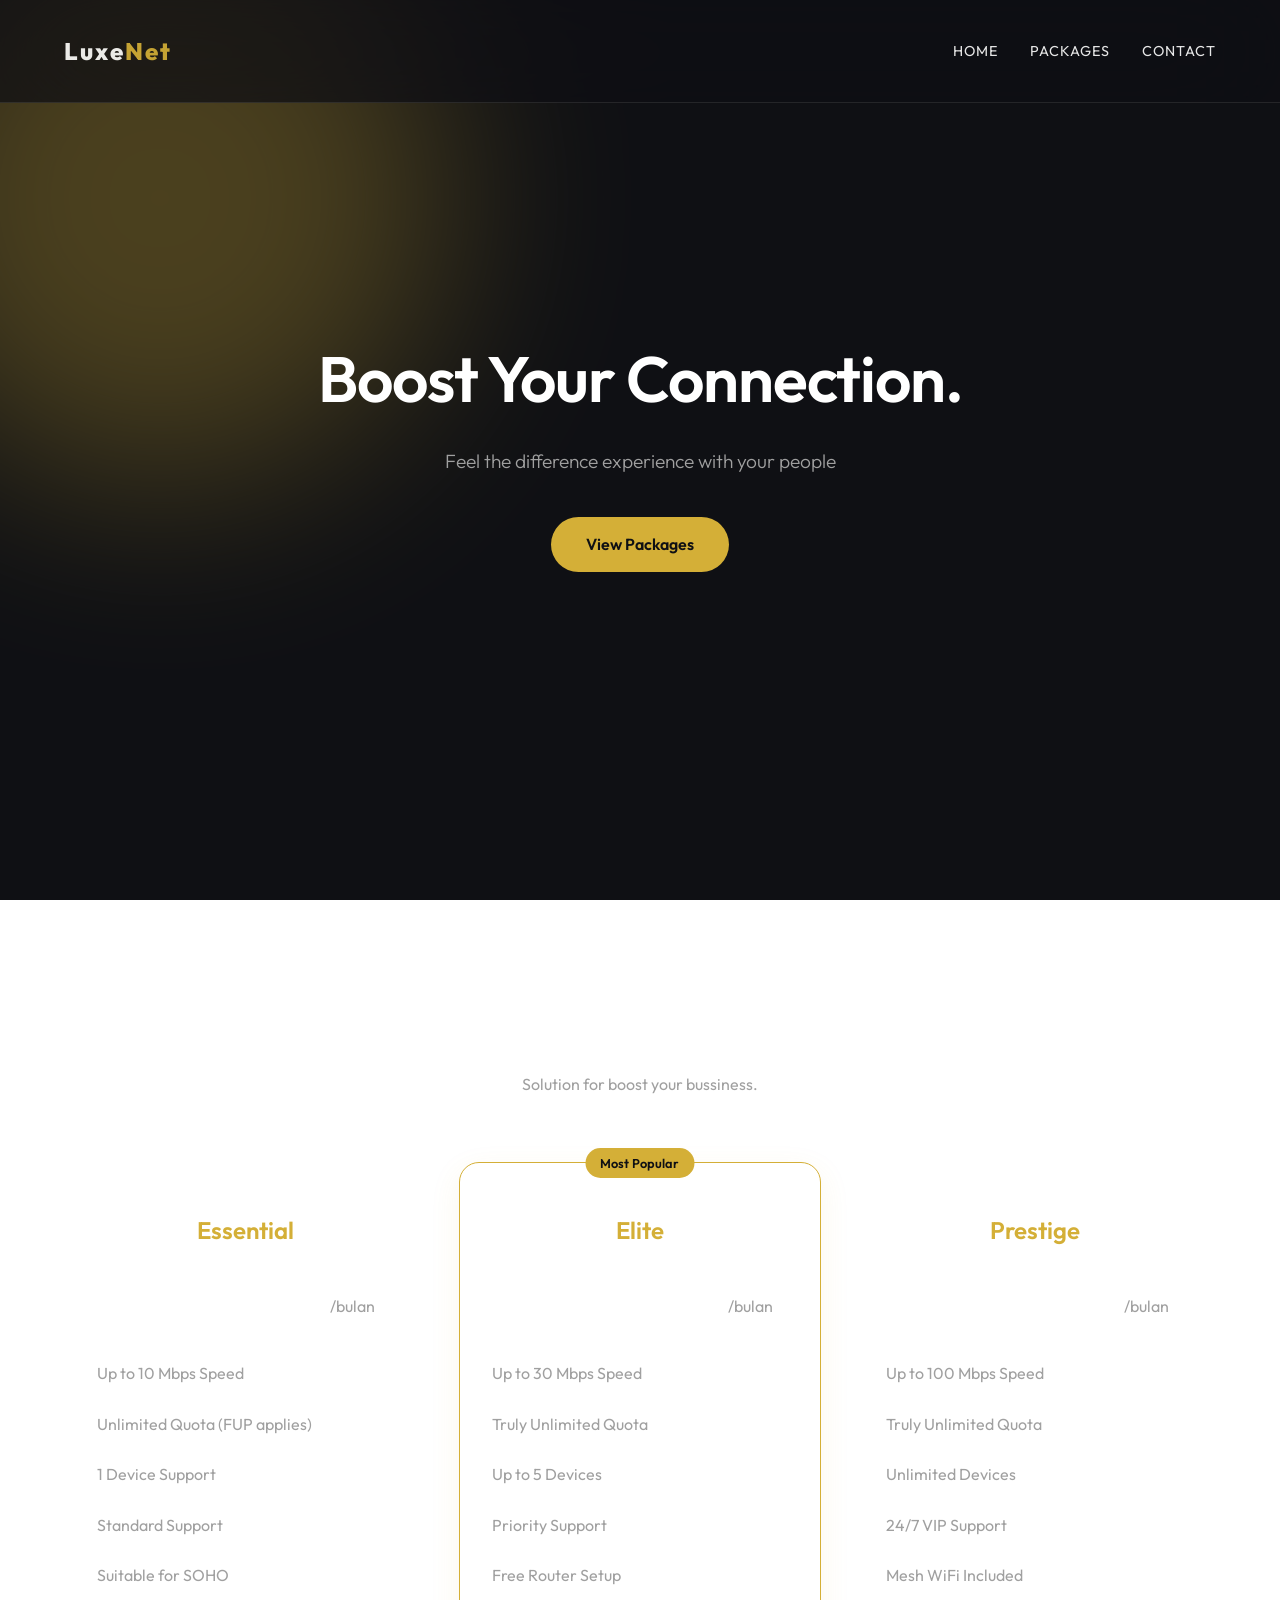
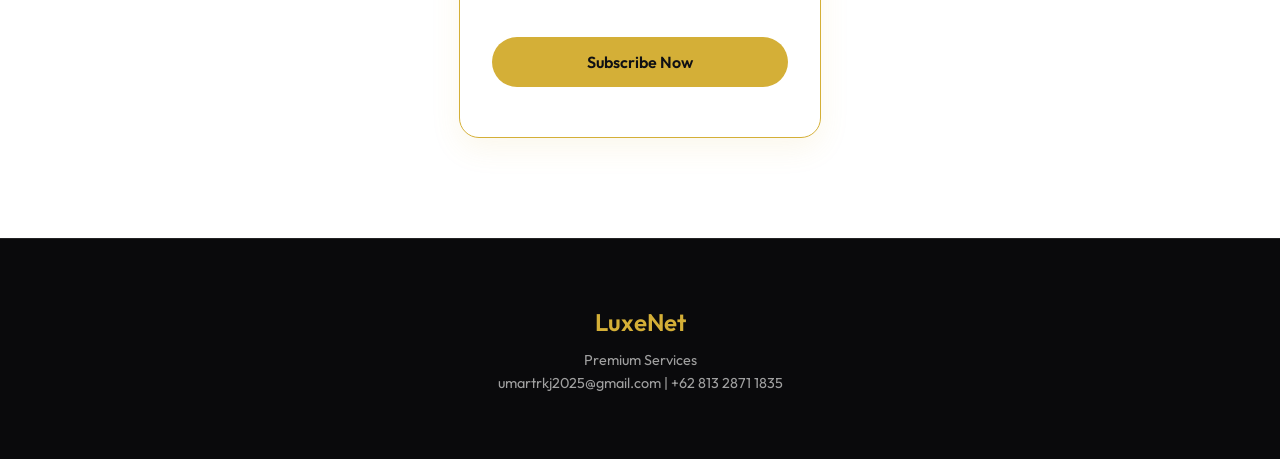
<file: index.html>
<!DOCTYPE html>
<html lang="en">
<head>
    <meta charset="UTF-8">
    <meta name="viewport" content="width=device-width, initial-scale=1.0">
    <title>LuxeNet | Premium</title>
    <link rel="stylesheet" href="style.css">
    <link href="https://fonts.googleapis.com/css2?family=Outfit:wght@300;400;600;800&display=swap" rel="stylesheet">
</head>
<body>
<div class="ambient-bg">
    <div class="orb orb-gold"></div>
    <div class="orb orb-dark"></div>
</div>

<div class="ambient-bg2">
    <div class="orb orb-gold"></div>
    <div class="orb orb-dark"></div>
</div>

    <nav class="navbar">
        <div class="logo">Luxe<span>Net</span></div>
        <ul class="nav-links">
            <li><a href="#home">Home</a></li>
            <li><a href="#packages">Packages</a></li>
            <li><a href="#contact">Contact</a></li>
        </ul>
    </nav>

    <header id="home" class="hero">
        <div class="hero-content">
            <h1>Boost Your Connection.</h1>
            <p>Feel the difference experience with your people</p>
            <a href="#packages" class="btn-primary">View Packages</a>
        </div>
    </header>

    <section id="packages" class="packages-section">
        <h2>Select Your Tier</h2>
        <p class="section-subtitle">Solution for boost your bussiness.</p>
        
        <div class="pricing-grid">
            <div class="pricing-card">
                <h3>Essential</h3>
                <div class="price">Rp 150.000<span>/bulan</span></div>
                <ul class="features">
                    <li>Up to 10 Mbps Speed</li>
                    <li>Unlimited Quota (FUP applies)</li>
                    <li>1 Device Support</li>
                    <li>Standard Support</li>
                    <li>Suitable for SOHO</li>
                </ul>
                <button class="btn-secondary scalev-checkout" data-product="essential">Subscribe Now</button>
            </div>

            <div class="pricing-card featured">
                <div class="badge">Most Popular</div>
                <h3>Elite</h3>
                <div class="price">Rp 250.000<span>/bulan</span></div>
                <ul class="features">
                    <li>Up to 30 Mbps Speed</li>
                    <li>Truly Unlimited Quota</li>
                    <li>Up to 5 Devices</li>
                    <li>Priority Support</li>
                    <li>Free Router Setup</li>
                </ul>
                <button class="btn-primary scalev-checkout" data-product="elite">Subscribe Now</button>
            </div>

            <div class="pricing-card">
                <h3>Prestige</h3>
                <div class="price">Rp 450.000<span>/bulan</span></div>
                <ul class="features">
                    <li>Up to 100 Mbps Speed</li>
                    <li>Truly Unlimited Quota</li>
                    <li>Unlimited Devices</li>
                    <li>24/7 VIP Support</li>
                    <li>Mesh WiFi Included</li>
                </ul>
                <button class="btn-secondary scalev-checkout" data-product="prestige">Subscribe Now</button>
            </div>
        </div>
    </section>

    <footer id="contact">
        <div class="footer-content">
            <h2>LuxeNet</h2>
            <p>Premium Services</p>
            <p>umartrkj2025@gmail.com | +62 813 2871 1835</p>
        </div>
    </footer>

    <script src="script.js"></script>
</body>
</html>
</file>
<file: style.css>
/* --- Global Variables --- */
:root {
    --bg-dark: #0f1014;
    --card-bg: rgba(255, 255, 255, 0.03);
    --card-border: rgba(255, 255, 255, 0.1);
    --text-main: #ffffff;
    --text-muted: #a0a0a0;
    --accent-gold: #d4af37;
    --accent-gold-hover: #b5952f;
    --transition: all 0.3s ease;
}

/* --- Base Setup --- */
* {
    margin: 0;
    padding: 0;
    box-sizing: border-box;
    font-family: 'Outfit', sans-serif;
    scroll-behavior: smooth;
}

body {
    background-color: transparent; /* Change from var(--bg-dark) to transparent */
    color: var(--text-main);
    line-height: 1.6;
}

/* --- Typography --- */
h1, h2, h3 { font-weight: 600; }
a { text-decoration: none; color: inherit; }

/* --- Navigation --- */
.navbar {
    display: flex;
    justify-content: space-between;
    align-items: center;
    padding: 2rem 5%;
    position: fixed;
    width: 100%;
    top: 0;
    z-index: 100;
    background: rgba(15, 16, 20, 0.8);
    backdrop-filter: blur(10px);
    border-bottom: 1px solid var(--card-border);
    backdrop-filter: blur(60px);
    -webkit-backdrop-filter: blur(60px);
    box-shadow: 0 4px 30px rgba(0, 0, 0, 0.1);
    opacity: 0.9;
}

.logo {
    font-size: 1.5rem;
    font-weight: 800;
    letter-spacing: 2px;
}

.logo span {
    color: var(--accent-gold);
}

.nav-links {
    display: flex;
    list-style: none;
    gap: 2rem;
}

.nav-links a {
    font-size: 0.9rem;
    text-transform: uppercase;
    letter-spacing: 1px;
    transition: var(--transition);
}

.nav-links a:hover {
    color: var(--accent-gold);
}

/* --- Hero Section --- */
.hero {
    height: 100vh;
    display: flex;
    align-items: center;
    justify-content: center;
    text-align: center;
    padding: 0 20px;
    background: transparent; /* REMOVE the radial-gradient and set to transparent */
}

.hero-content {
    max-width: 800px;
}

.hero h1 {
    font-size: 4rem;
    margin-bottom: 1rem;
    letter-spacing: -1px;
}

.hero p {
    font-size: 1.2rem;
    color: var(--text-muted);
    margin-bottom: 2.5rem;
    font-weight: 300;
}

/* --- Buttons --- */
.btn-primary, .btn-secondary {
    padding: 15px 35px;
    border-radius: 30px;
    font-size: 1rem;
    font-weight: 600;
    cursor: pointer;
    transition: var(--transition);
    border: none;
    outline: none;
    display: inline-block;
}

.btn-primary {
    background-color: var(--accent-gold);
    color: var(--bg-dark);
}

.btn-primary:hover {
    background-color: var(--accent-gold-hover);
    transform: translateY(-3px);
}

.btn-secondary {
    background-color: transparent;
    color: var(--text-main);
    border: 1px solid var(--text-main);
}

.btn-secondary:hover {
    background-color: var(--text-main);
    color: var(--bg-dark);
}

/* --- Packages Section --- */
.packages-section {
    padding: 100px 5%;
    text-align: center;
}

.packages-section h2 {
    font-size: 2.5rem;
    margin-bottom: 0.5rem;
}

.section-subtitle {
    color: var(--text-muted);
    margin-bottom: 4rem;
}

.pricing-grid {
    display: grid;
    grid-template-columns: repeat(auto-fit, minmax(300px, 1fr));
    gap: 2rem;
    max-width: 1200px;
    margin: 0 auto;
}

.pricing-card {
    background: var(--card-bg);
    border: 1px solid var(--card-border);
    border-radius: 20px;
    padding: 3rem 2rem;
    position: relative;
    transition: var(--transition);
    backdrop-filter: blur(5px);
}

.pricing-card:hover {
    transform: translateY(-10px);
    border-color: var(--accent-gold);
}

.pricing-card.featured {
    border-color: var(--accent-gold);
    box-shadow: 0 10px 30px rgba(212, 175, 55, 0.1);
}

.badge {
    position: absolute;
    top: -15px;
    left: 50%;
    transform: translateX(-50%);
    background: var(--accent-gold);
    color: var(--bg-dark);
    padding: 5px 15px;
    border-radius: 20px;
    font-size: 0.8rem;
    font-weight: 600;
}

.pricing-card h3 {
    font-size: 1.5rem;
    margin-bottom: 1rem;
    color: var(--accent-gold);
}

.price {
    font-size: 2.5rem;
    font-weight: 800;
    margin-bottom: 2rem;
}

.price span {
    font-size: 1rem;
    color: var(--text-muted);
    font-weight: 400;
}

.features {
    list-style: none;
    margin-bottom: 2.5rem;
    text-align: left;
}

.features li {
    margin-bottom: 1rem;
    color: var(--text-muted);
    padding-bottom: 0.5rem;
    border-bottom: 1px solid var(--card-border);
}

.features li:last-child {
    border-bottom: none;
}

.pricing-card button {
    width: 100%;
}

/* --- Footer --- */
footer {
    padding: 4rem 5%;
    text-align: center;
    border-top: 1px solid var(--card-border);
    background: #0a0a0c;
}

footer h2 {
    color: var(--accent-gold);
    margin-bottom: 0.5rem;
}

footer p {
    color: var(--text-muted);
    font-size: 0.9rem;
}

/* --- Responsive --- */
@media (max-width: 768px) {
    .nav-links { display: none; } /* Add hamburger menu logic later if needed */
    .hero h1 { font-size: 2.5rem; }
    .pricing-grid { grid-template-columns: 1fr; }
}

/* Apply this class to your body or a specific section */
.animated-gradient-bg {
    /* A dark, luxurious color palette blending charcoal and deep bronze/gold */
    background: linear-gradient(-45deg, #0f1014, #1c1d24, #2a2318, #0f1014);
    background-size: 400% 400%;
    animation: shiftGradient 15s ease infinite;
    
    /* Ensure it covers the full screen */
    height: 100vh;
    width: 100%;
    margin: 0;
}

/* The Animation Keyframes */
@keyframes shiftGradient {
    0% {
        background-position: 0% 50%;
    }
    50% {
        background-position: 100% 50%;
    }
    100% {
        background-position: 0% 50%;
    }
}

/* Container to hold the background */
.ambient-bg {
    position: fixed;
    top: 0;
    left: 0;
    width: 100vw;
    height: 100vh;
    z-index: -1; /* Keeps it behind all your text and cards */
    background-color: #0f1014;
    overflow: hidden;
}

/* Base styling for the glowing orbs */
.orb {
    position: absolute;
    border-radius: 50%;
    filter: blur(100px); /* Creates the soft, glowing effect */
    opacity: 0.3; /* Keeps it subtle so text remains readable */
    animation: floatOrb 20s infinite alternate ease-in-out;
}

/* The Gold Orb */
.orb-gold {
    width: 45vw;
    height: 45vw;
    background: #d4af37; /* Champagne Gold */
    top: -10%;
    left: -10%;
    /* Use the new gold animation */
    animation: floatGold 25s infinite alternate ease-in-out;
}

/* The Dark Contrast Orb */
.orb-dark {
    width: 35vw;
    height: 35vw;
    background: #3a3f4c; /* Deep slate */
    bottom: -10%;
    right: -10%;
    /* Use the new dark animation */
    animation: floatDark 30s infinite alternate ease-in-out;
}

/* --- The New Motion Animations --- */

/* Gold orb moves in a large, smooth sweeping motion */
@keyframes floatGold {
    0% {
        transform: translate(0, 0) scale(1);
    }
    33% {
        transform: translate(8vw, 50vh) scale(1.1);
    }
    66% {
        transform: translate(-30vw, 45vh) scale(0.9);
    }
    100% {
        transform: translate(32vw, -45vh) scale(1.2);
    }
}

/* Dark orb moves in an opposing, complimentary path */
@keyframes floatDark {
    0% {
        transform: translate(0, 0) scale(1);
    }
    33% {
        transform: translate(-10vw, -15vh) scale(1.15);
    }
    66% {
        transform: translate(5vw, -20vh) scale(0.85);
    }
    100% {
        transform: translate(-8vw, 10vh) scale(1.1);
    }
}

.ambient-bg2 {
    position: fixed;
    top: 0;
    left: 0;
    width: 100vw;
    height: 100vh;
    z-index: -1; /* Keeps it behind all your text and cards */
    background-color: #0f1014;
    overflow: hidden;
}


/* Base styling for the glowing orbs */
.orb {
    position: absolute;
    border-radius: 50%;
    filter: blur(100px); /* Creates the soft, glowing effect */
    opacity: 0.3; /* Keeps it subtle so text remains readable */
    animation: floatOrb 20s infinite alternate ease-in-out;
}

/* The Gold Orb */
.orb-gold {
    width: 45vw;
    height: 45vw;
    background: #d4af37; /* Champagne Gold */
    top: -10%;
    left: -10%;
    /* Use the new gold animation */
    animation: floatGold 25s infinite alternate ease-in-out;
}

/* The Dark Contrast Orb */
.orb-dark {
    width: 35vw;
    height: 35vw;
    background: #3a3f4c; /* Deep slate */
    bottom: -10%;
    right: -440%;
    /* Use the new dark animation */
    animation: floatDark 30s infinite alternate ease-in-out;
}

/* --- The New Motion Animations --- */

/* Gold orb moves in a large, smooth sweeping motion */
@keyframes floatGold {
    0% {
        transform: translate(0, 0) scale(1);
    }
    33% {
        transform: translate(8vw, 50vh) scale(1.1);
    }
    66% {
        transform: translate(-30vw, 45vh) scale(0.9);
    }
    100% {
        transform: translate(32vw, -45vh) scale(1.2);
    }
}

/* Dark orb moves in an opposing, complimentary path */
@keyframes floatDark {
    0% {
        transform: translate(0, 0) scale(1);
    }
    33% {
        transform: translate(-10vw, -15vh) scale(1.15);
    }
    66% {
        transform: translate(5vw, -20vh) scale(0.85);
    }
    100% {
        transform: translate(-8vw, 10vh) scale(1.1);
    }
}
</file>
